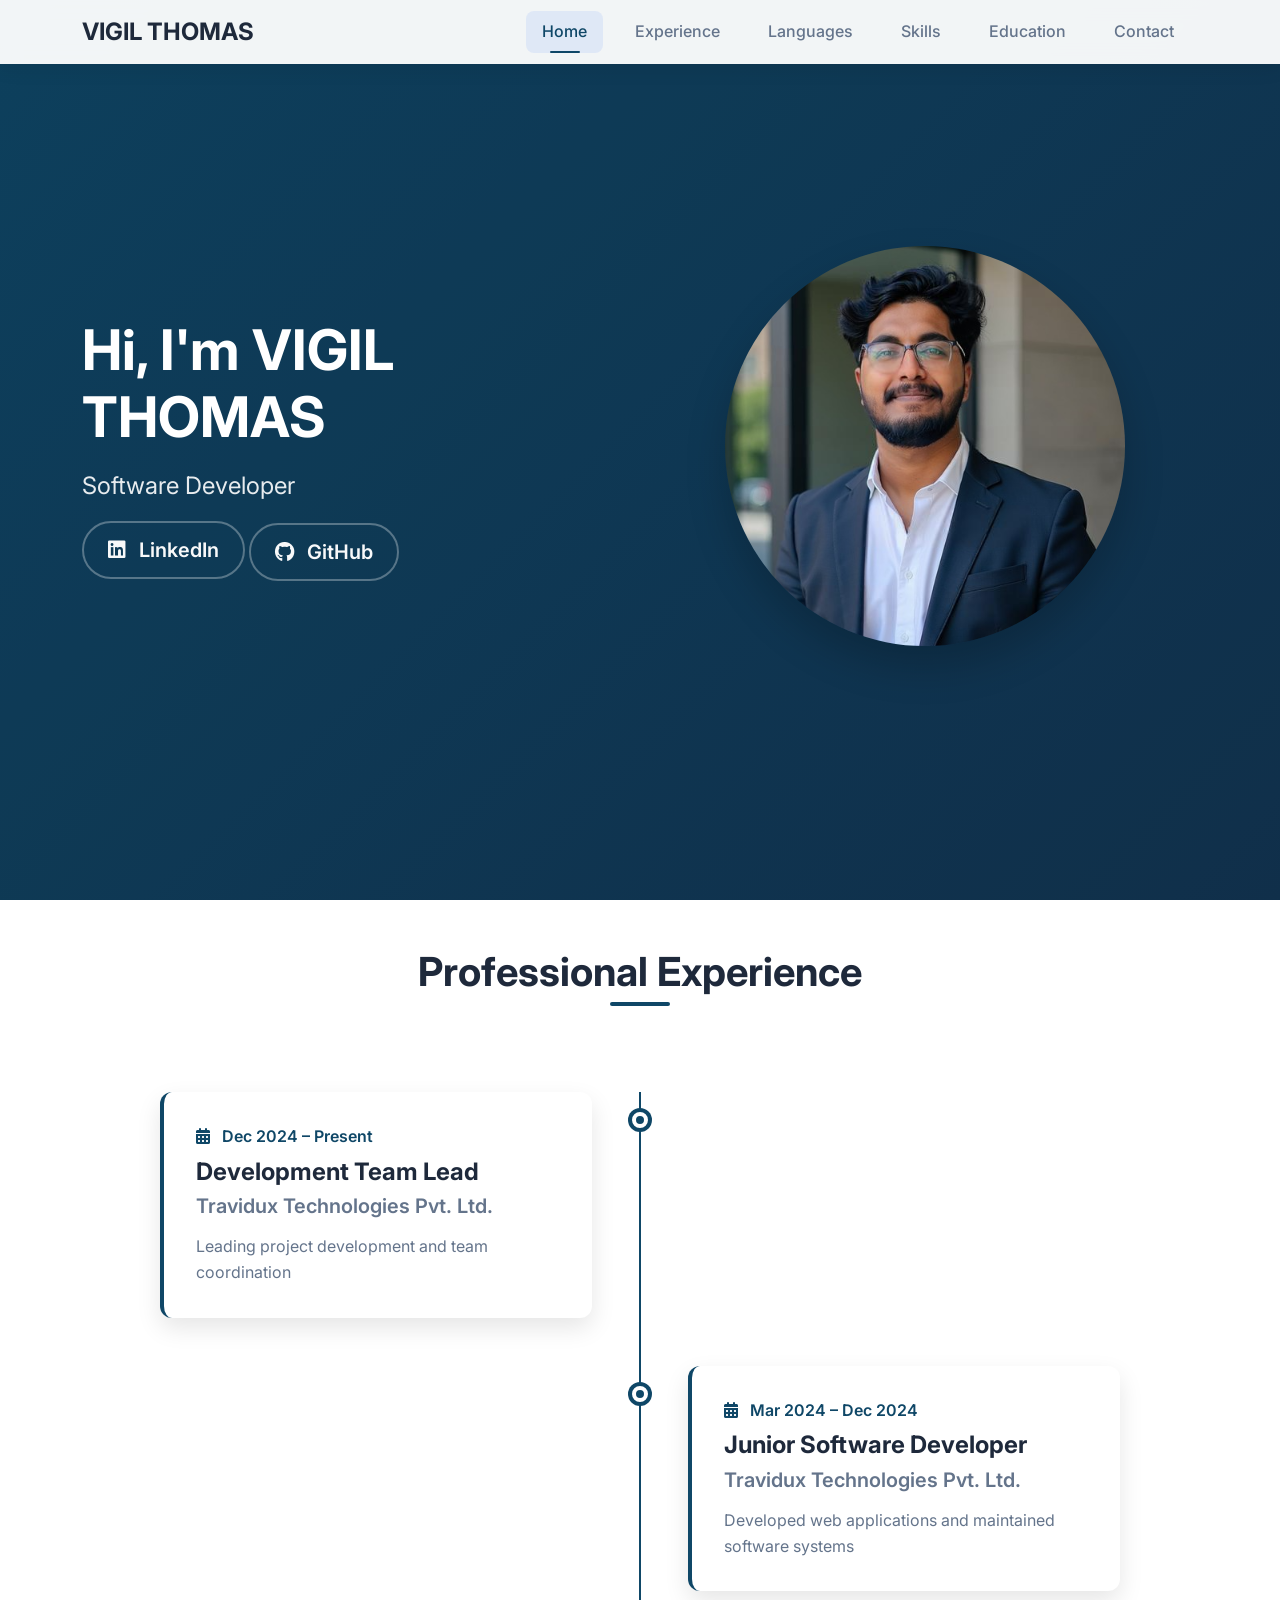
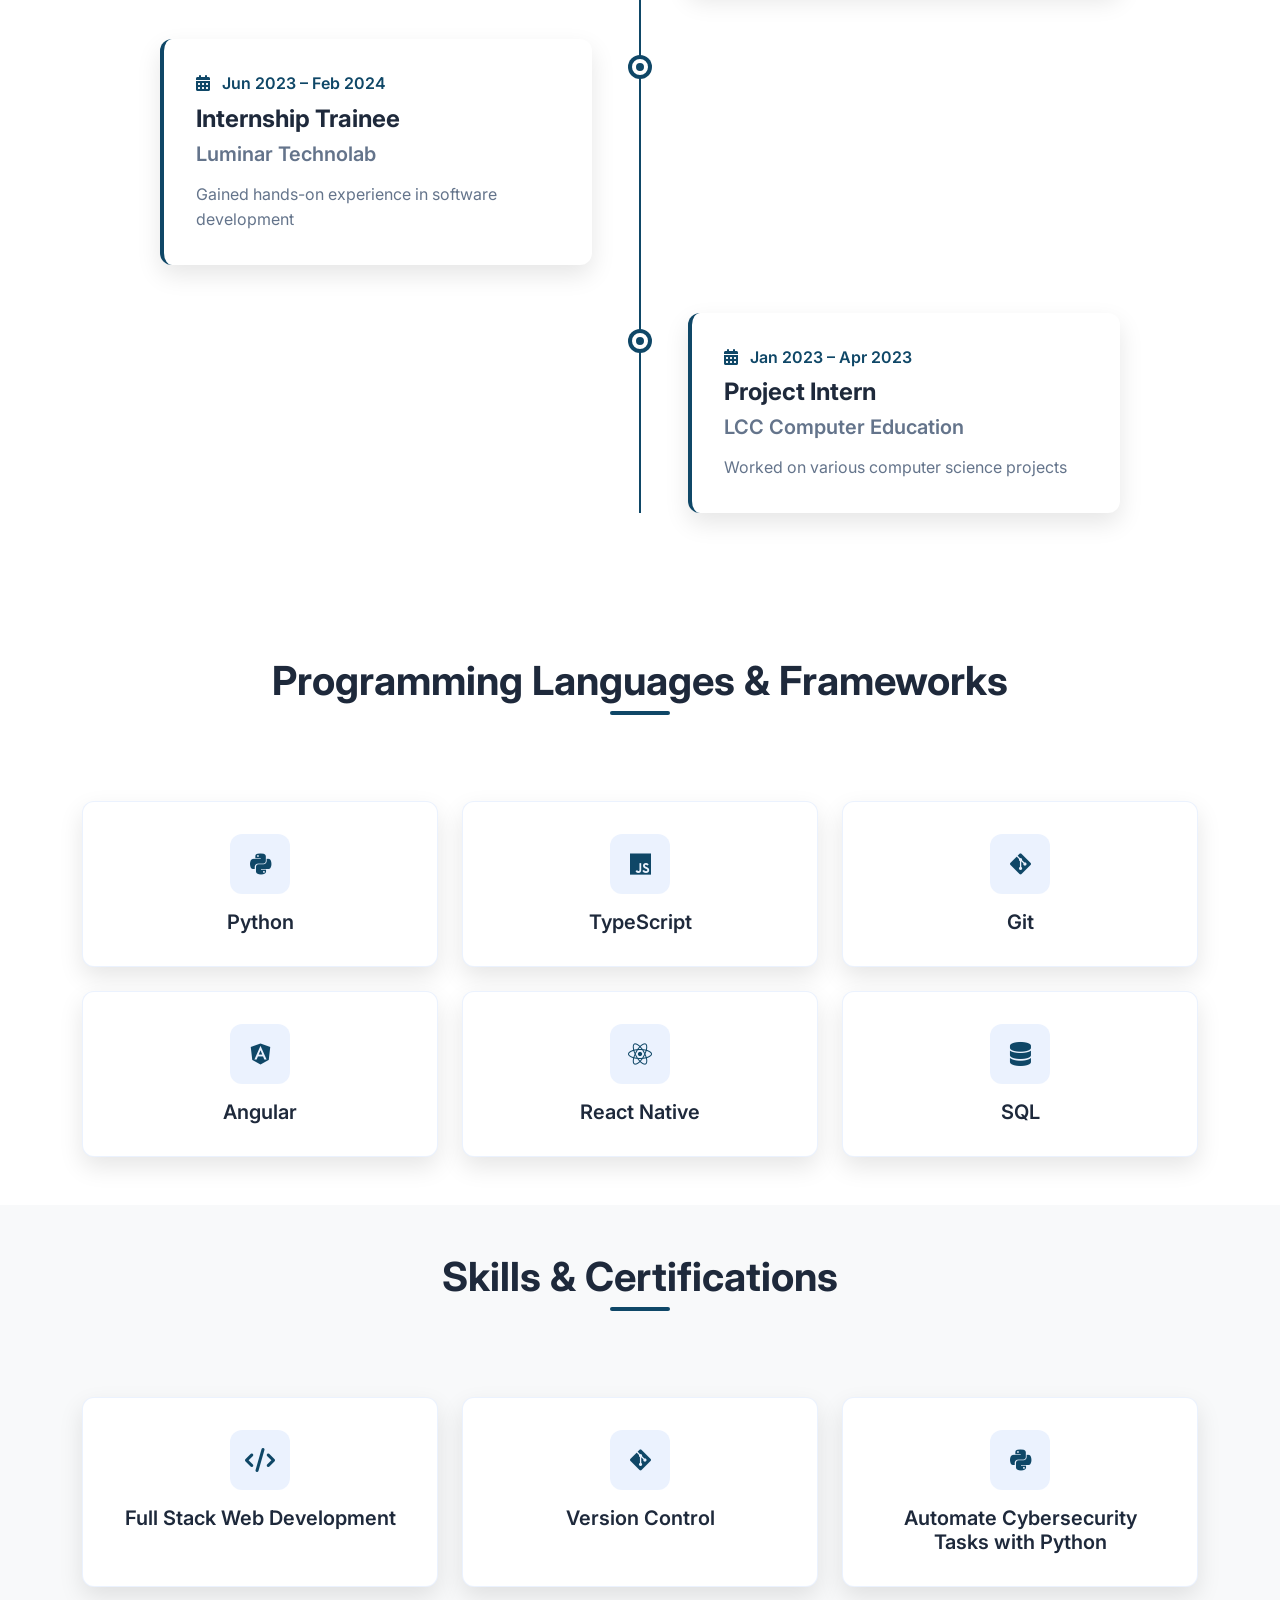
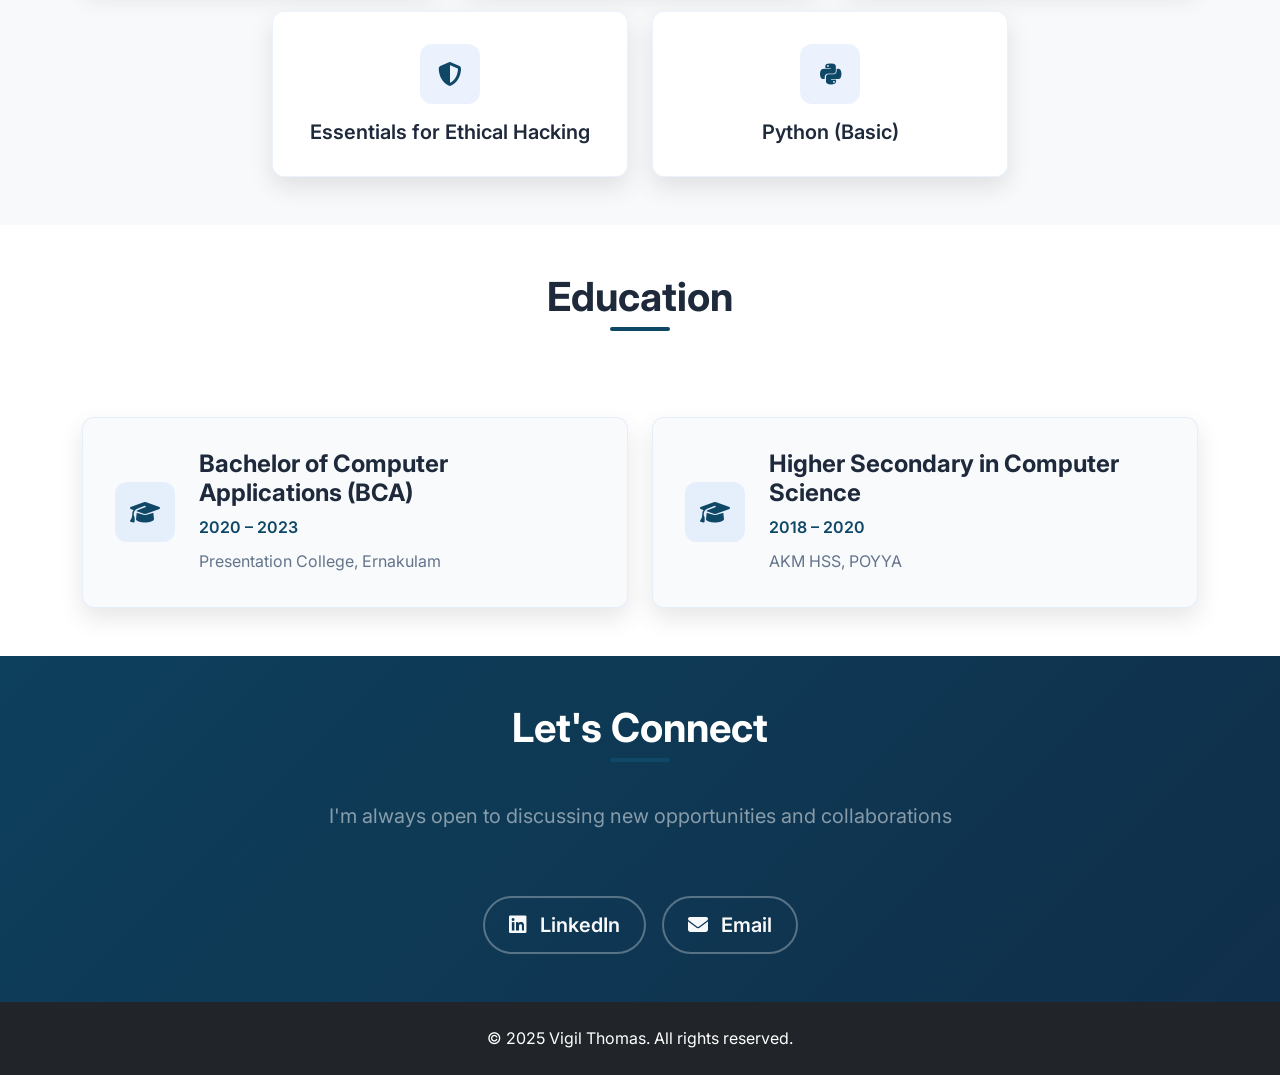
<file: index.html>
<!DOCTYPE html>
<html lang="en">
<head>
    <meta charset="UTF-8">
    <meta name="viewport" content="width=device-width, initial-scale=1.0">
    <title>Vigil Thomas - Portfolio</title>
    <meta name="description" content="Vigil Thomas - Project Team Lead & Software Developer from Kerala, India. Explore my professional experience, skills, and certifications.">
    <meta name="keywords" content="Vigil Thomas, Software Developer, Project Team Lead, Kerala, India, Full Stack Development, Python, Web Development">
    <meta name="author" content="Vigil Thomas">
    
    <!-- Bootstrap CSS -->
    <link href="https://cdn.jsdelivr.net/npm/bootstrap@5.3.0/dist/css/bootstrap.min.css" rel="stylesheet">
    <!-- Font Awesome -->
    <link rel="stylesheet" href="https://cdnjs.cloudflare.com/ajax/libs/font-awesome/6.4.0/css/all.min.css">
    <!-- Google Fonts -->
    <link href="https://fonts.googleapis.com/css2?family=Inter:wght@300;400;500;600;700&display=swap" rel="stylesheet">
    <!-- Bootstrap JS -->
    <script src="https://cdn.jsdelivr.net/npm/bootstrap@5.3.0/dist/js/bootstrap.bundle.min.js"></script>
    <!-- Custom CSS -->
    <link rel="stylesheet" href="./styles.css">
    <!-- Custom JS -->
    <script src="./script.js"></script>
    <link rel="icon" type="image/x-icon" href="./assests/img/icon.png">
</head>
<body>
    <!-- Navigation -->
    <nav class="navbar navbar-expand-lg navbar-light fixed-top custom-navbar">
        <div class="container">
            <a class="navbar-brand fw-bold" href="#home">VIGIL THOMAS</a>
            <button class="navbar-toggler" type="button" data-bs-toggle="collapse" data-bs-target="#navbarNav">
                <span class="navbar-toggler-icon"></span>
            </button>
            <div class="collapse navbar-collapse" id="navbarNav">
                <ul class="navbar-nav ms-auto">
                    <li class="nav-item">
                        <a class="nav-link active" href="#home">Home</a>
                    </li>
                    <li class="nav-item">
                        <a class="nav-link" href="#experience">Experience</a>
                    </li>
                    <li class="nav-item">
                        <a class="nav-link" href="#languages">Languages</a>
                    </li>
                    <li class="nav-item">
                        <a class="nav-link" href="#skills">Skills</a>
                    </li>
                    <li class="nav-item">
                        <a class="nav-link" href="#education">Education</a>
                    </li>
                    <li class="nav-item">
                        <a class="nav-link" href="#contact">Contact</a>
                    </li>
                </ul>
            </div>
        </div>
    </nav>

    <!-- Hero Section -->
    <section id="home" class="hero-section d-flex align-items-center">
        <div class="container">
            <div class="row align-items-center">
                <div class="col-lg-6 order-2 order-lg-1">
                    <div class="hero-content fade-in text-start">
                        <h1 class="hero-title mb-3">
                            Hi, I'm <span class="fw-bold">VIGIL THOMAS</span>
                        </h1>
                        <p class="hero-subtitle mb-3">Software Developer</p>
                        <a href="https://linkedin.com/in/vigilthomas" target="_blank" class="btn btn-outline-light btn-lg social-btn mb-1">
                            <i class="fab fa-linkedin me-2"></i>
                            LinkedIn
                        </a>
                        <a href="https://github.com" target="_blank" class="btn btn-outline-light btn-lg social-btn">
                            <i class="fab fa-github me-2"></i>
                            GitHub
                        </a>
                    </div>
                </div>
                <div class="col-lg-6 order-1 order-lg-2 text-center mb-4 mb-lg-0">
                    <div class="profile-image-container">
                        <img src="./assests/img/photo.png" class="profile-image" alt="" class="profilr-image">
                    </div>
                </div>
            </div>
        </div>
    </section>

    <!-- Experience Section -->
    <section id="experience" class="py-5 bg-white">
        <div class="container">
            <div class="row">
                <div class="col-12 text-center mb-5">
                    <h2 class="section-title">Professional Experience</h2>
                </div>
            </div>
            <div class="row">
                <div class="col-12">
                    <div class="timeline">
                        <div class="timeline-item">
                            <div class="timeline-marker"></div>
                            <div class="timeline-content">
                                <div class="timeline-date">
                                    <i class="fas fa-calendar-alt me-2"></i>
                                    Dec 2024 – Present
                                </div>
                                <h4>Development Team Lead</h4>
                                <h5>Travidux Technologies Pvt. Ltd.</h5>
                                <p>Leading project development and team coordination</p>
                            </div>
                        </div>
                        
                        <div class="timeline-item">
                            <div class="timeline-marker"></div>
                            <div class="timeline-content">
                                <div class="timeline-date">
                                    <i class="fas fa-calendar-alt me-2"></i>
                                    Mar 2024 – Dec 2024
                                </div>
                                <h4>Junior Software Developer</h4>
                                <h5>Travidux Technologies Pvt. Ltd.</h5>
                                <p>Developed web applications and maintained software systems</p>
                            </div>
                        </div>
                        
                        <div class="timeline-item">
                            <div class="timeline-marker"></div>
                            <div class="timeline-content">
                                <div class="timeline-date">
                                    <i class="fas fa-calendar-alt me-2"></i>
                                    Jun 2023 – Feb 2024
                                </div>
                                <h4>Internship Trainee</h4>
                                <h5>Luminar Technolab</h5>
                                <p>Gained hands-on experience in software development</p>
                            </div>
                        </div>
                        
                        <div class="timeline-item">
                            <div class="timeline-marker"></div>
                            <div class="timeline-content">
                                <div class="timeline-date">
                                    <i class="fas fa-calendar-alt me-2"></i>
                                    Jan 2023 – Apr 2023
                                </div>
                                <h4>Project Intern</h4>
                                <h5>LCC Computer Education</h5>
                                <p>Worked on various computer science projects</p>
                            </div>
                        </div>
                    </div>
                </div>
            </div>
        </div>
    </section>

    <!-- Programming Languages Known Section -->
<!-- Programming Languages & Frameworks Section -->
<!-- Programming Languages & Frameworks Section -->
<section id="languages" class="py-5 bg-white">
    <div class="container">
        <div class="row">
            <div class="col-12 text-center mb-5">
                <h2 class="section-title">Programming Languages & Frameworks</h2>
            </div>
        </div>
        <div class="row g-4">
            <div class="col-xs-3 col-sm-3 col-md-6 col-lg-4">
                <div class="skill-card h-100">
                    <div class="skill-icon">
                        <i class="fab fa-python"></i>
                    </div>
                    <h5>Python</h5>
                </div>
            </div>
            <div class="col-xs-3 col-sm-3 col-md-6 col-lg-4">
                <div class="skill-card h-100">
                    <div class="skill-icon">
                        <i class="fab fa-js"></i>
                    </div>
                    <h5>TypeScript</h5>
                </div>
            </div>
            <div class="col-xs-3 col-sm-3 col-md-6 col-lg-4">
                <div class="skill-card h-100">
                    <div class="skill-icon">
                        <i class="fab fa-git-alt"></i>
                    </div>
                    <h5>Git</h5>
                </div>
            </div>
            <div class="col-xs-3 col-sm-3 col-md-6 col-lg-4">
                <div class="skill-card h-100">
                    <div class="skill-icon">
                        <i class="fab fa-angular"></i>
                    </div>
                    <h5>Angular</h5>
                </div>
            </div>
            <div class="col-xs-3 col-sm-3 col-md-6 col-lg-4">
                <div class="skill-card h-100">
                    <div class="skill-icon">
                        <i class="fab fa-react"></i>
                    </div>
                    <h5>React Native</h5>
                </div>
            </div>
            <div class="col-xs-3 col-sm-3 col-md-6 col-lg-4">
                <div class="skill-card h-100">
                    <div class="skill-icon">
                        <i class="fas fa-database"></i>
                    </div>
                    <h5>SQL</h5>
                </div>
            </div>
        </div>
    </div>
</section>




    <!-- Skills Section -->
    <section id="skills" class="py-5 bg-light">
        <div class="container">
            <div class="row">
                <div class="col-12 text-center mb-5">
                    <h2 class="section-title">Skills & Certifications</h2>
                </div>
            </div>
            <div class="row g-4 d-flex justify-content-center">
                <div class="col-md-6 col-lg-4">
                    <div class="skill-card h-100">
                        <div class="skill-icon">
                            <i class="fas fa-code"></i>
                        </div>
                        <h5>Full Stack Web Development</h5>
                    </div>
                </div>
                <div class="col-md-6 col-lg-4">
                    <div class="skill-card h-100 skill-hover">
                        <div class="skill-icon">
                            <i class="fab fa-git-alt"></i>
                        </div>
                        <h5>Version Control</h5>
                        <!-- <a target="_blank" href="https://coursera.org/share/7e0548d9e7a9360de3916e3b47ae136e"> -->
                            <!-- <div class="hover-overlay">Certified by Coursera</div> -->
                        <!-- </a> -->
                    </div>
                </div>
                <div class="col-md-6 col-lg-4">
                    <div class="skill-card h-100">
                        <div class="skill-icon">
                            <i class="fab fa-python"></i>
                        </div>
                        <h5>Automate Cybersecurity Tasks with Python</h5>
                    </div>
                </div>
                <div class="col-md-6 col-lg-4">
                    <div class="skill-card h-100">
                        <div class="skill-icon">
                            <i class="fas fa-shield-alt"></i>
                        </div>
                        <h5>Essentials for Ethical Hacking</h5>
                    </div>
                </div>
                <div class="col-md-6 col-lg-4">
                    <div class="skill-card h-100">
                        <div class="skill-icon">
                            <i class="fab fa-python"></i>
                        </div>
                        <h5>Python (Basic)</h5>
                    </div>
                </div>
                <!-- <div class="col-md-6 col-lg-4">
                    <div class="skill-card h-100">
                        <div class="skill-icon">
                            <i class="fab fa-android"></i>
                        </div>
                        <h5>Android Hacking Workshop</h5>
                    </div>
                </div> -->
            </div>
        </div>
    </section>

    <!-- Education Section -->
    <section id="education" class="py-5 bg-white">
        <div class="container">
            <div class="row">
                <div class="col-12 text-center mb-5">
                    <h2 class="section-title">Education</h2>
                </div>
            </div>
            <div class="row g-4">
                <div class="col-md-6">
                    <div class="education-card h-100">
                        <div class="education-icon">
                            <i class="fas fa-graduation-cap"></i>
                        </div>
                        <div class="education-content">
                            <h4>Bachelor of Computer Applications (BCA)</h4>
                            <p class="education-period">2020 – 2023</p>
                            <p class="education-institution">Presentation College, Ernakulam</p>
                        </div>
                    </div>
                </div>
                <div class="col-md-6">
                    <div class="education-card h-100">
                        <div class="education-icon">
                            <i class="fas fa-graduation-cap"></i>
                        </div>
                        <div class="education-content">
                            <h4>Higher Secondary in Computer Science</h4>
                            <p class="education-period">2018 – 2020</p>
                            <p class="education-institution">AKM HSS, POYYA</p>
                        </div>
                    </div>
                </div>
            </div>
        </div>
    </section>

    <!-- Contact Section -->
    <section id="contact" class="py-5 contact-section">
        <div class="container">
            <div class="row">
                <div class="col-12 text-center mb-5">
                    <h2 class="section-title text-white">Let's Connect</h2>
                    <p class="text-white-50 fs-5">I'm always open to discussing new opportunities and collaborations</p>
                </div>
            </div>
            <div class="row justify-content-center">
                <div class="col-auto">
                    <div class="d-flex flex-wrap justify-content-center gap-3">
                        <a href="https://linkedin.com/in/vigilthomas" target="_blank" class="btn btn-outline-light btn-lg social-btn">
                            <i class="fab fa-linkedin me-2"></i>
                            LinkedIn
                        </a>
                        <a href="mailto:vigilthomas17@outlook.com" class="btn btn-outline-light btn-lg social-btn">
                            <i class="fas fa-envelope me-2"></i>
                            Email
                        </a>
                    </div>
                </div>
            </div>
        </div>
    </section>

    <!-- Footer -->
    <footer class="bg-dark text-white py-4">
        <div class="container">
            <div class="row">
                <div class="col-12 text-center">
                    <p class="mb-0">&copy; 2025 Vigil Thomas. All rights reserved.</p>
                </div>
            </div>
        </div>
    </footer>
</body>
</html>
</file>
<file: styles.css>
/* Custom CSS Variables */
:root {
    --primary-color: #0f4767;
    --primary-dark: #123452;
    --secondary-color: #64748b;
    --dark-color: #1e293b;
    --light-color: #f8fafc;
    --gradient-bg: linear-gradient(135deg, #0f4767 0%, #123452 100%);
    --shadow: 0 10px 25px rgba(0, 0, 0, 0.1);
    --shadow-hover: 0 15px 35px rgba(0, 0, 0, 0.15);
}

/* Global Styles */
* {
    margin: 0;
    padding: 0;
    box-sizing: border-box;
}

body {
    font-family: 'Inter', sans-serif;
    line-height: 1.6;
    color: var(--dark-color);
    scroll-behavior: smooth;
}

/* Custom Scrollbar */
/* ::-webkit-scrollbar {
    width: 8px;
} */

::-webkit-scrollbar-track {
    background: #f1f5f9;
}

::-webkit-scrollbar-thumb {
    background: var(--primary-color);
    border-radius: 4px;
}

::-webkit-scrollbar-thumb:hover {
    background: var(--primary-dark);
}

/* Navigation */
.custom-navbar {
    background: rgba(255, 255, 255, 0.95) !important;
    backdrop-filter: blur(10px);
    box-shadow: 0 2px 20px rgba(0, 0, 0, 0.1);
    transition: all 0.3s ease;
}

.navbar-brand {
    font-size: 1.5rem;
    color: var(--dark-color) !important;
    font-weight: 700;
}

.nav-link {
    font-weight: 500;
    color: var(--secondary-color) !important;
    margin: 0 0.5rem;
    padding: 0.5rem 1rem !important;
    border-radius: 8px;
    transition: all 0.3s ease;
    position: relative;
}

.nav-link:hover,
.nav-link.active {
    color: var(--primary-color) !important;
    background-color: rgba(59, 130, 246, 0.1);
}

.nav-link.active::after {
    content: '';
    position: absolute;
    bottom: 0;
    left: 50%;
    transform: translateX(-50%);
    width: 30px;
    height: 2px;
    background: var(--primary-color);
    border-radius: 2px;
}

/* Hero Section */
.hero-section {
    min-height: 100vh;
    background: var(--gradient-bg);
    position: relative;
    overflow: hidden;
}

.hero-section::before {
    content: '';
    position: absolute;
    top: 0;
    left: 0;
    right: 0;
    bottom: 0;
    background: rgba(0, 0, 0, 0.1);
}

.hero-content {
    position: relative;
    z-index: 2;
}

.profile-image-container {
    position: relative;
    display: inline-block;
    animation: float 3s ease-in-out infinite;
}

@keyframes float {
    0%, 100% {
        transform: translateY(0px);
    }
    50% {
        transform: translateY(-10px);
    }
}

.profile-image {
    width: 400px;
    height: 400px;
    border-radius: 50%;
    /* background: linear-gradient(135deg, #667eea 0%, #764ba2 100%); */
    display: flex;
    align-items: center;
    justify-content: center;
    margin: 0 auto;
    box-shadow: 0 20px 40px rgba(0, 0, 0, 0.2);
    /* border: 4px solid rgba(8, 49, 91, 0.3); */
    transition: transform 0.3s ease;
}

.profile-image:hover {
    transform: scale(1.05);
}

.profile-image i {
    font-size: 4rem;
    color: white;
}

.hero-title {
    font-size: 3.5rem;
    font-weight: 700;
    color: white;
    margin-bottom: 1rem;
}

.hero-subtitle {
    font-size: 1.5rem;
    color: rgba(255, 255, 255, 0.9);
    font-weight: 400;
}

.location {
    color: rgba(255, 255, 255, 0.8);
    font-size: 1.1rem;
}

.custom-btn {
    padding: 12px 30px;
    font-weight: 600;
    border-radius: 50px;
    border: none;
    background: white;
    color: var(--primary-color);
    box-shadow: var(--shadow);
    transition: all 0.3s ease;
    text-decoration: none;
    display: inline-block;
}

.custom-btn:hover {
    transform: translateY(-2px);
    box-shadow: var(--shadow-hover);
    color: var(--primary-color);
}

/* Section Titles */
.section-title {
    font-size: 2.5rem;
    font-weight: 700;
    color: var(--dark-color);
    margin-bottom: 3rem;
    position: relative;
}

.section-title::after {
    content: '';
    position: absolute;
    bottom: -10px;
    left: 50%;
    transform: translateX(-50%);
    width: 60px;
    height: 4px;
    background: var(--primary-color);
    border-radius: 2px;
}

/* Timeline */
.timeline {
    position: relative;
    max-width: 800px;
    margin: 0 auto;
}

.timeline::before {
    content: '';
    position: absolute;
    left: 50%;
    top: 0;
    bottom: 0;
    width: 2px;
    background: var(--primary-color);
    transform: translateX(-50%);
}

.timeline-item {
    position: relative;
    margin-bottom: 3rem;
    width: 60%;
}

.timeline-item:nth-child(odd) {
    left: -10%;
    padding-right: 3rem;
}

.timeline-item:nth-child(even) {
    left: 50%;
    padding-left: 3rem;
}

.timeline-marker {
    position: absolute;
    top: 20px;
    width: 16px;
    height: 16px;
    background: var(--primary-color);
    border-radius: 50%;
    border: 4px solid white;
    box-shadow: 0 0 0 4px var(--primary-color);
}

.timeline-item:nth-child(odd) .timeline-marker {
    right: -8px;
}

.timeline-item:nth-child(even) .timeline-marker {
    left: -8px;
}

.timeline-content {
    background: white;
    padding: 2rem;
    border-radius: 12px;
    box-shadow: var(--shadow);
    border-left: 4px solid var(--primary-color);
    transition: all 0.3s ease;
}

.timeline-content:hover {
    transform: translateY(-5px);
    box-shadow: var(--shadow-hover);
}

.timeline-date {
    color: var(--primary-color);
    font-weight: 600;
    margin-bottom: 0.5rem;
}

.timeline-content h4 {
    color: var(--dark-color);
    font-weight: 700;
    margin-bottom: 0.5rem;
}

.timeline-content h5 {
    color: var(--secondary-color);
    font-weight: 600;
    margin-bottom: 1rem;
}

.timeline-content p {
    color: var(--secondary-color);
    margin-bottom: 0;
}

/* Skills Cards */
.skill-card {
    background: white;
    padding: 2rem;
    border-radius: 12px;
    box-shadow: var(--shadow);
    text-align: center;
    transition: all 0.3s ease;
    border: 1px solid rgba(59, 130, 246, 0.1);
}

.skill-card:hover {
    transform: translateY(-5px);
    box-shadow: var(--shadow-hover);
    border-color: var(--primary-color);
}

.skill-icon {
    width: 60px;
    height: 60px;
    background: rgba(59, 130, 246, 0.1);
    border-radius: 12px;
    display: flex;
    align-items: center;
    justify-content: center;
    margin: 0 auto 1rem;
    transition: all 0.3s ease;
}

.skill-card:hover .skill-icon {
    background: var(--primary-color);
    color: white;
}

.skill-icon i {
    font-size: 1.5rem;
    color: var(--primary-color);
    transition: color 0.3s ease;
}

.skill-card:hover .skill-icon i {
    color: white;
}

.skill-card h5 {
    color: var(--dark-color);
    font-weight: 600;
    margin-bottom: 0;
}

/* Education Cards */
.education-card {
    background: var(--light-color);
    padding: 2rem;
    border-radius: 12px;
    box-shadow: var(--shadow);
    transition: all 0.3s ease;
    border: 1px solid rgba(59, 130, 246, 0.1);
    display: flex;
    align-items: center;
}

.education-card:hover {
    transform: translateY(-5px);
    box-shadow: var(--shadow-hover);
    border-color: var(--primary-color);
}

.education-icon {
    width: 60px;
    height: 60px;
    background: rgba(59, 130, 246, 0.1);
    border-radius: 12px;
    display: flex;
    align-items: center;
    justify-content: center;
    margin-right: 1.5rem;
    flex-shrink: 0;
}

.education-icon i {
    font-size: 1.5rem;
    color: var(--primary-color);
}

.education-content h4 {
    color: var(--dark-color);
    font-weight: 700;
    margin-bottom: 0.5rem;
}

.education-period {
    color: var(--primary-color);
    font-weight: 600;
    margin-bottom: 0.5rem;
}

.education-institution {
    color: var(--secondary-color);
    margin-bottom: 0;
}

/* Contact Section */
.contact-section {
    background: var(--gradient-bg);
    position: relative;
}

.contact-section::before {
    content: '';
    position: absolute;
    top: 0;
    left: 0;
    right: 0;
    bottom: 0;
    background: rgba(0, 0, 0, 0.1);
}

.contact-section .container {
    position: relative;
    z-index: 2;
}

.social-btn {
    padding: 12px 24px;
    font-weight: 600;
    border-radius: 50px;
    border: 2px solid rgba(255, 255, 255, 0.3);
    transition: all 0.3s ease;
    text-decoration: none;
}

.social-btn:hover {
    background: white;
    color: var(--primary-color) !important;
    border-color: white;
    transform: translateY(-2px);
}

/* Footer */
footer {
    background: var(--dark-color) !important;
}

.social-links a {
    transition: all 0.3s ease;
}

.social-links a:hover {
    color: var(--primary-color) !important;
    transform: translateY(-2px);
}

/* Animations */
.fade-in {
    animation: fadeIn 1s ease-out;
}

@keyframes fadeIn {
    from {
        opacity: 0;
        transform: translateY(30px);
    }
    to {
        opacity: 1;
        transform: translateY(0);
    }
}

/* Responsive Design */
@media (max-width: 768px) {
    .hero-section .row {
        text-align: center;
    }
    
    .hero-content {
        text-align: center !important;
    }
    
    .hero-title {
        font-size: 2.5rem;
    }
    
    .hero-subtitle {
        font-size: 1.2rem;
    }
    
    .profile-image {
        width: 150px;
        height: 150px;
    }
    
    .profile-image i {
        font-size: 3rem;
    }
    
    .section-title {
        font-size: 2rem;
    }
    
    .timeline::before {
        left: 20px;
    }
    
    .timeline-item {
        width: 100%;
        left: 0 !important;
        padding-left: 3rem !important;
        padding-right: 0 !important;
    }
    
    .timeline-marker {
        left: 12px !important;
        right: auto !important;
    }
    
    .education-card {
        flex-direction: column;
        text-align: center;
    }
    
    .education-icon {
        margin-right: 0;
        margin-bottom: 1rem;
    }
}

@media (max-width: 576px) {
    .hero-title {
        font-size: 2rem;
    }
    
    .timeline-content {
        padding: 1.5rem;
    }
    
    .skill-card,
    .education-card {
        padding: 1.5rem;
    }
}

/* .skill-hover {
    position: relative;
    overflow: hidden;
    cursor: pointer;
}

.skill-hover .hover-overlay {
    position: absolute;
    top: 0;
    left: 0;
    width: 100%;
    height: 100%;
    background-color: rgba(24, 24, 24, 0.92);
    color: #fff;
    display: flex;
    justify-content: center;
    align-items: center;
    text-align: center;
    padding: 1rem;
    font-size: 1rem;
    opacity: 0;
    transition: opacity 0.3s ease-in-out;
    z-index: 2;
}

.skill-hover:hover .hover-overlay {
    opacity: 1;
} */
</file>
